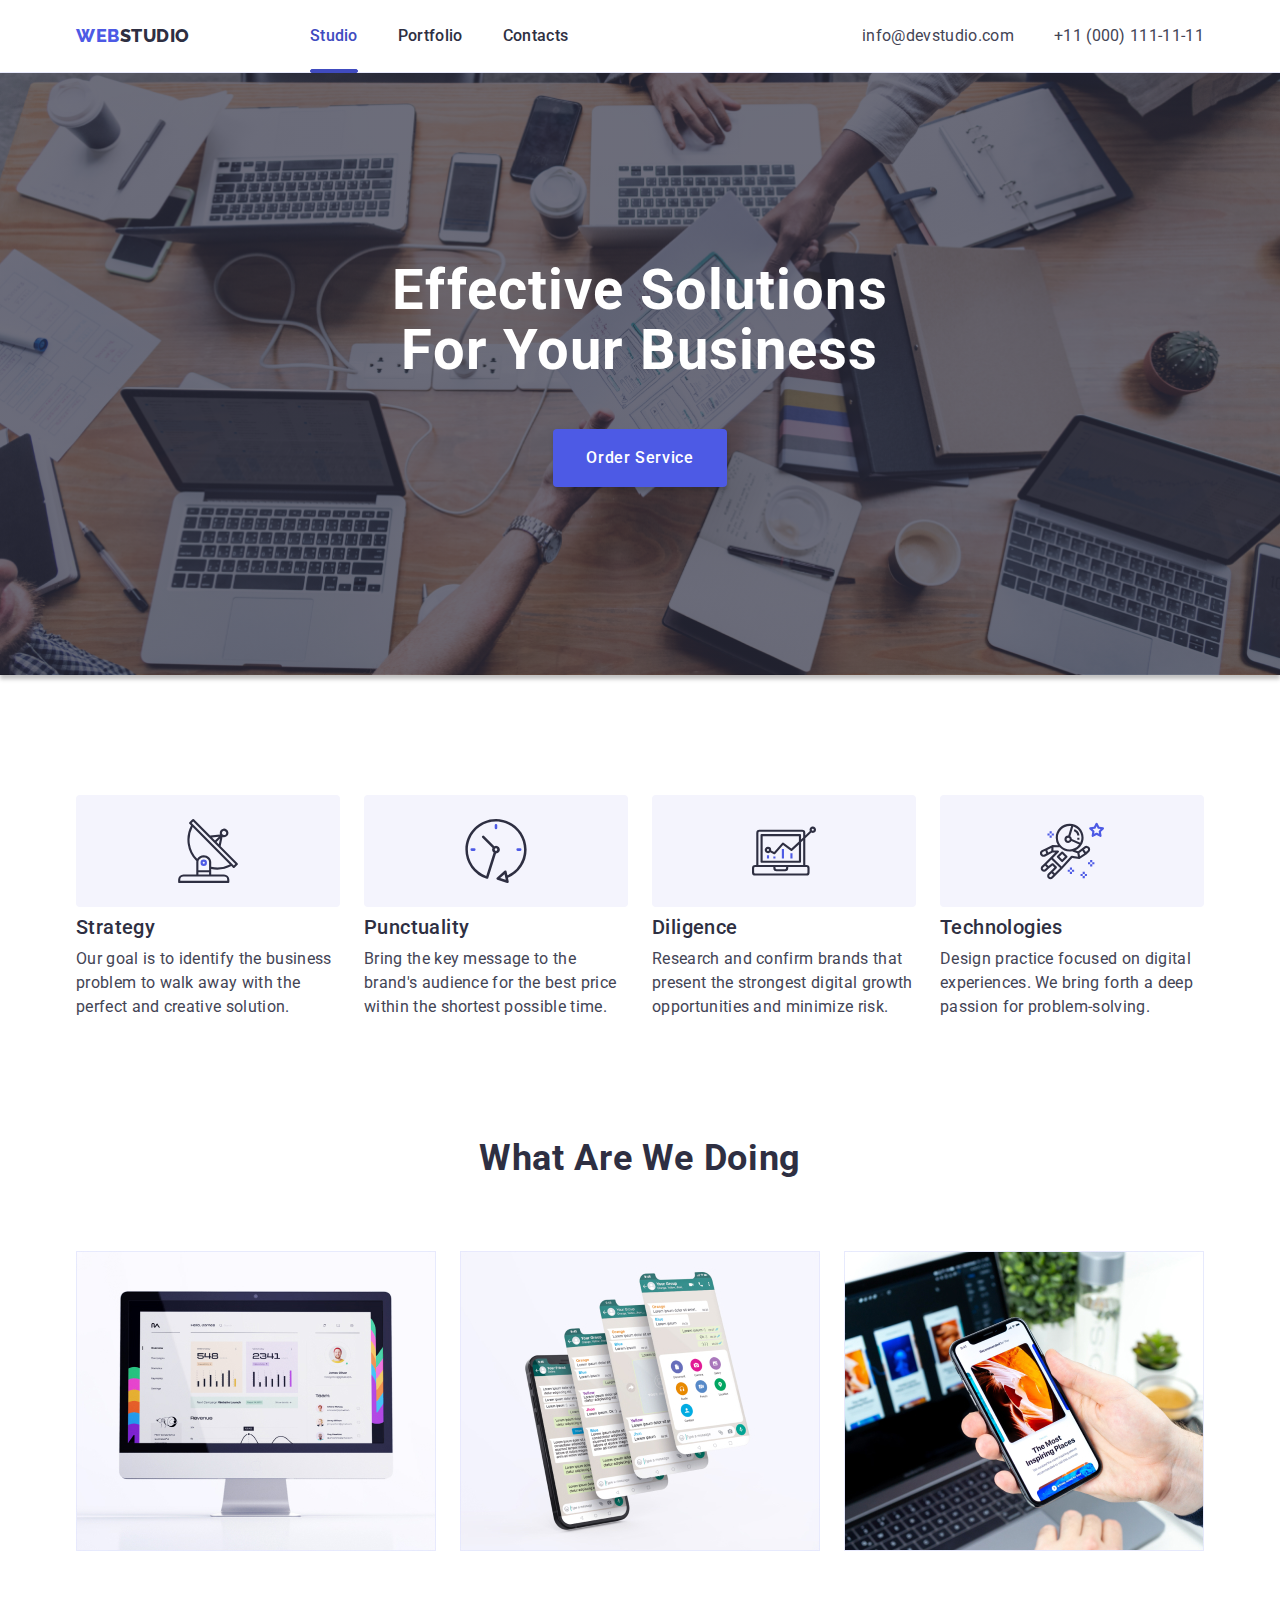
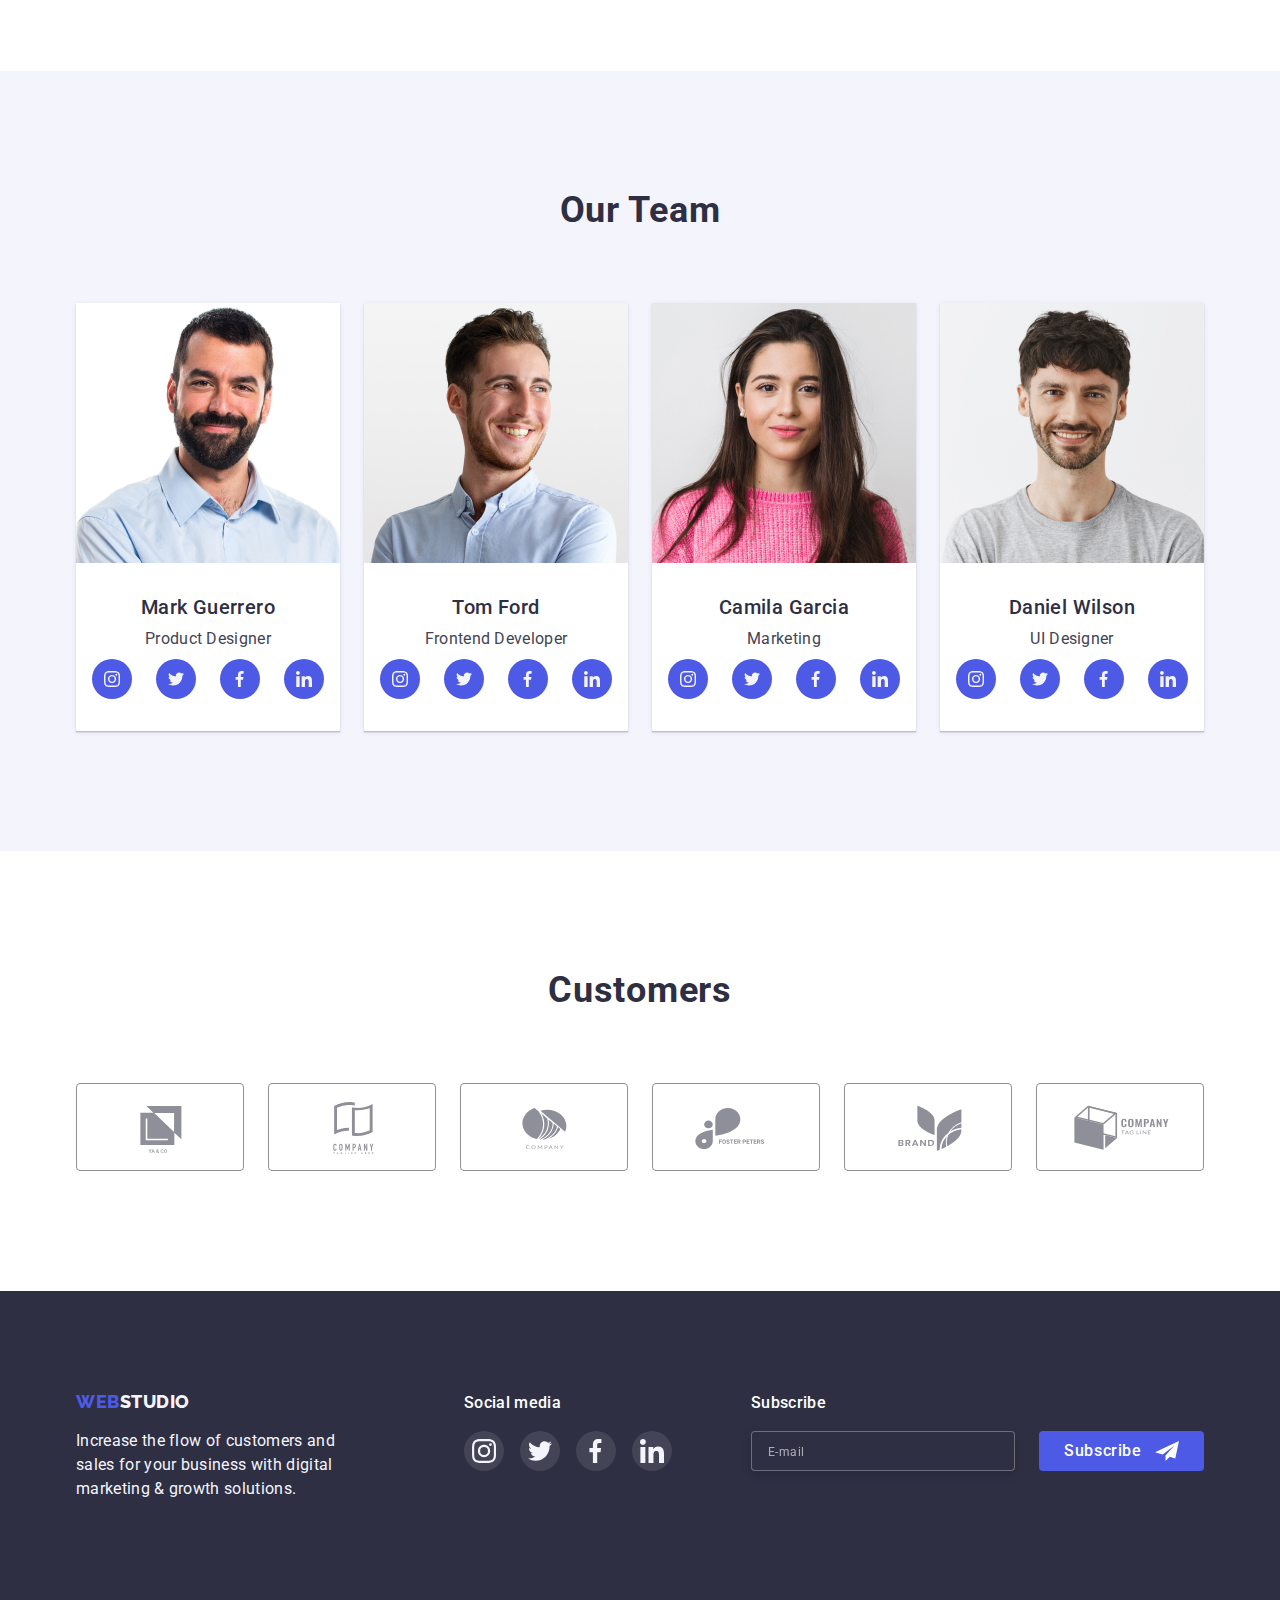
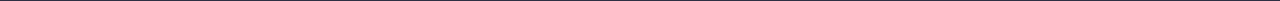
<file: index.html>
<!DOCTYPE html>
<html lang="en">
  <head>
    <meta charset="UTF-8" />
    <meta http-equiv="X-UA-Compatible" content="IE=edge" />
    <meta name="viewport" content="width=device-width, initial-scale=1.0" />
    <title>Web Studio</title>
    <link rel="preconnect" href="https://fonts.googleapis.com" />
    <link rel="preconnect" href="https://fonts.gstatic.com" crossorigin />
    <link
      href="https://fonts.googleapis.com/css2?family=Raleway:wght@800&family=Roboto:wght@400;500;700;900&display=swap"
      rel="stylesheet"
    />
    <link rel="preconnect" href="https://fonts.googleapis.com" />
    <link rel="preconnect" href="https://fonts.gstatic.com" crossorigin />
    <link
      rel="stylesheet"
      href="https://cdnjs.cloudflare.com/ajax/libs/modern-normalize/1.1.0/modern-normalize.min.css"
    />
    <link
      rel="stylesheet"
      href="https://cdnjs.cloudflare.com/ajax/libs/modern-normalize/1.0.0/modern-normalize.min.css"
      integrity="sha512-ISS7cAi1PEhQ8jnbJpJZMd29NlhNj4AWYyLOSp2CE/CsHxTCu+r+t0D2yoJudVrd0/8fTVPUVDzY5Tvli75u/g=="
      crossorigin="anonymous"
    />
    <link rel="stylesheet" href="./css/styles.css" />
    <link rel="stylesheet" href="./css/mobile.css" />
    <link rel="stylesheet" href="./css/tablet.css" />
    <link rel="stylesheet" href="./css/desktop.css" />
  </head>
  <body>
    <!-- хедер -->
    <header class="header">
      <div class="container flex-content">
        <!-- головне меню навігації -->
        <nav class="site-nav">
          <a class="logo" href="./index.html"
            ><span class="header-logo-span">Web</span>Studio</a
          >
          <ul class="list nav-list">
            <li class="item">
              <a href="./index.html" class="active link">Studio</a>
            </li>
            <li class="item">
              <a href="./portfolio.html" class="link">Portfolio</a>
            </li>
            <li class="item"><a href="" class="link">Contacts</a></li>
          </ul>
        </nav>

        <button type="button" class="js-open-menu mobile-menu-open">
          <svg class="burger-icon" width="32" height="22">
            <use href="./images/icons.svg#hamburger"></use>
          </svg>
        </button>

        <!-- телефон - емейл -->
        <address class="address-list">
          <ul class="list contact-list">
            <li class="item">
              <a href="mailto:info@devstudio.com" class="link"
                >info@devstudio.com</a
              >
            </li>
            <li class="item">
              <a href="tel:+110001111111" class="link">+11 (000) 111-11-11</a>
            </li>
          </ul>
        </address>
      </div>
      <div class="mobile-menu js-menu-container">
        <div class="container mobile-menu-container">
          <button type="button" class="mobile-menu-close js-close-menu">
            <svg class="icon-close" width="8" height="8">
              <use href="./images/icons.svg#icon-close"></use>
            </svg>
          </button>

          <ul class="list mobile nav-list">
            <li class="item">
              <a href="./index.html" class="active link">Studio</a>
            </li>
            <li class="item">
              <a href="./portfolio.html" class="link">Portfolio</a>
            </li>
            <li class="item"><a href="" class="link">Contacts</a></li>
          </ul>

          <div>
            <address class="mobile-address">
              <ul class="list mobile contact-list">
                <li class="item number">
                  <a href="tel:+110001111111" class="link"
                    >+11 (000) 111-11-11</a
                  >
                </li>
                <li class="item mail">
                  <a href="mailto:info@devstudio.com" class="link"
                    >info@devstudio.com</a
                  >
                </li>
              </ul>
            </address>

            <ul class="mobile social-media-list list">
              <li class="social-media-item">
                <a href="" class="social-media-link">
                  <svg class="social-media-icon" width="16" height="16">
                    <use href="./images/icons.svg#icon-instagram"></use>
                  </svg>
                </a>
              </li>
              <li class="social-media-item">
                <a href="" class="social-media-link">
                  <svg class="social-media-icon" width="16" height="16">
                    <use href="./images/icons.svg#icon-twitter"></use>
                  </svg>
                </a>
              </li>
              <li class="social-media-item">
                <a href="" class="social-media-link">
                  <svg class="social-media-icon" width="16" height="16">
                    <use href="./images/icons.svg#icon-facebook"></use>
                  </svg>
                </a>
              </li>
              <li class="social-media-item">
                <a href="" class="social-media-link">
                  <svg class="social-media-icon" width="16" height="16">
                    <use href="./images/icons.svg#icon-linkedin"></use>
                  </svg>
                </a>
              </li>
            </ul>
          </div>
        </div>
      </div>
    </header>

    <main>
      <!-- hero -->
      <section class="section hero-section">
        <div class="container">
          <h1 class="title hero-title">
            Effective Solutions for Your Business
          </h1>
          <button type="button" class="button hero-button" data-modal-open>
            Order Service
          </button>
        </div>
      </section>

      <!-- секція переваги -->
      <section class="advantages-section">
        <div class="container">
          <h2 class="visually-hidden">advantages</h2>
          <ul class="list advantages-list">
            <li class="item">
              <div class="advantages-icon-thumb">
                <svg width="64" height="64">
                  <use href="./images/icons.svg#icon-antenna"></use>
                </svg>
              </div>
              <h3 class="title advantages-title">Strategy</h3>
              <p class="description-paragraph">
                Our goal is to identify the business problem to walk away with
                the perfect and creative solution.
              </p>
            </li>
            <li class="item">
              <div class="advantages-icon-thumb">
                <svg width="64" height="64">
                  <use href="./images/icons.svg#icon-clock"></use>
                </svg>
              </div>
              <h3 class="title advantages-title">Punctuality</h3>
              <p class="description-paragraph">
                Bring the key message to the brand's audience for the best price
                within the shortest possible time.
              </p>
            </li>
            <li class="item">
              <div class="advantages-icon-thumb">
                <svg width="64" height="64">
                  <use href="./images/icons.svg#icon-diagram"></use>
                </svg>
              </div>
              <h3 class="title advantages-title">Diligence</h3>
              <p class="description-paragraph">
                Research and confirm brands that present the strongest digital
                growth opportunities and minimize risk.
              </p>
            </li>
            <li class="item">
              <div class="advantages-icon-thumb">
                <svg width="64" height="64">
                  <use href="./images/icons.svg#icon-astronaut"></use>
                </svg>
              </div>
              <h3 class="title advantages-title">Technologies</h3>
              <p class="description-paragraph">
                Design practice focused on digital experiences. We bring forth a
                deep passion for problem-solving.
              </p>
            </li>
          </ul>
        </div>
      </section>

      <!-- секція що ми робимо -->
      <section class="doing-section">
        <div class="container">
          <h2 class="title section-title doing-title">What are we doing</h2>
          <ul class="list doing-list">
            <li class="item">
              <img
                srcset="
                  ./images/desktop/doing/screen@2x.jpg 2x,
                  ./images/desktop/doing/screen@3x.jpg 3x
                "
                src="./images/desktop/doing/screen.jpg"
                alt="computer"
                width="360"
              />
            </li>
            <li class="item">
              <img
                srcset="
                  ./images/desktop/doing/mob@2x.jpg 2x,
                  ./images/desktop/doing/mob@3x.jpg 3x
                "
                src="./images/desktop/doing/mob.jpg"
                alt="screen"
                width="360"
              />
            </li>
            <li class="item">
              <img
                srcset="
                  ./images/desktop/doing/hand@2x.jpg 2x,
                  ./images/desktop/doing/hand@3x.jpg 3x
                "
                src="./images/desktop/doing/hand.jpg"
                alt="hand"
                width="360"
              />
            </li>
          </ul>
        </div>
      </section>

      <!-- секція наша команда  -->
      <section class="team-section">
        <div class="container">
          <h2 class="title section-title">Our Team</h2>
          <ul class="list team-list">
            <li class="item">
              <img
                srcset="
                  ./images/mobile/team/mark@2x.jpg 2x,
                  ./images/mobile/team/mark@3x.jpg 3x
                "
                src="./images/mobile/team/mark.jpg"
                alt="Mark Guerrero"
                width="264"
              />
              <div class="team-descr">
                <h3 class="title card-title">Mark Guerrero</h3>
                <p class="description-paragraph">Product Designer</p>
                <ul class="social-media-list list">
                  <li class="social-media-item">
                    <a href="" class="social-media-link">
                      <svg class="social-media-icon" width="16" height="16">
                        <use href="./images/icons.svg#icon-instagram"></use>
                      </svg>
                    </a>
                  </li>
                  <li class="social-media-item">
                    <a href="" class="social-media-link">
                      <svg class="social-media-icon" width="16" height="16">
                        <use href="./images/icons.svg#icon-twitter"></use>
                      </svg>
                    </a>
                  </li>
                  <li class="social-media-item">
                    <a href="" class="social-media-link">
                      <svg class="social-media-icon" width="16" height="16">
                        <use href="./images/icons.svg#icon-facebook"></use>
                      </svg>
                    </a>
                  </li>
                  <li class="social-media-item">
                    <a href="" class="social-media-link">
                      <svg class="social-media-icon" width="16" height="16">
                        <use href="./images/icons.svg#icon-linkedin"></use>
                      </svg>
                    </a>
                  </li>
                </ul>
              </div>
            </li>
            <li class="item">
              <img
                srcset="
                  ./images/mobile/team/tom@2x.jpg 2x,
                  ./images/mobile/team/tom@3x.jpg 3x
                "
                src="./images/mobile/team/tom.jpg"
                alt="Tom Ford"
                width="264"
              />
              <div class="team-descr">
                <h3 class="title card-title">Tom Ford</h3>
                <p class="description-paragraph">Frontend Developer</p>
                <ul class="social-media-list list">
                  <li class="social-media-item">
                    <a href="" class="social-media-link">
                      <svg class="social-media-icon" width="16" height="16">
                        <use href="./images/icons.svg#icon-instagram"></use>
                      </svg>
                    </a>
                  </li>
                  <li class="social-media-item">
                    <a href="" class="social-media-link">
                      <svg class="social-media-icon" width="16" height="16">
                        <use href="./images/icons.svg#icon-twitter"></use>
                      </svg>
                    </a>
                  </li>
                  <li class="social-media-item">
                    <a href="" class="social-media-link">
                      <svg class="social-media-icon" width="16" height="16">
                        <use href="./images/icons.svg#icon-facebook"></use>
                      </svg>
                    </a>
                  </li>
                  <li class="social-media-item">
                    <a href="" class="social-media-link">
                      <svg class="social-media-icon" width="16" height="16">
                        <use href="./images/icons.svg#icon-linkedin"></use>
                      </svg>
                    </a>
                  </li>
                </ul>
              </div>
            </li>
            <li class="item">
              <img
                srcset="
                  ./images/mobile/team/camila@2x.jpg 2x,
                  ./images/mobile/team/camila@3x.jpg 3x
                "
                src="./images/mobile/team/camila.jpg"
                alt="Camila Garcia"
                width="264"
              />
              <div class="team-descr">
                <h3 class="title card-title">Camila Garcia</h3>
                <p class="description-paragraph">Marketing</p>
                <ul class="social-media-list list">
                  <li class="social-media-item">
                    <a href="" class="social-media-link">
                      <svg class="social-media-icon" width="16" height="16">
                        <use href="./images/icons.svg#icon-instagram"></use>
                      </svg>
                    </a>
                  </li>
                  <li class="social-media-item">
                    <a href="" class="social-media-link">
                      <svg class="social-media-icon" width="16" height="16">
                        <use href="./images/icons.svg#icon-twitter"></use>
                      </svg>
                    </a>
                  </li>
                  <li class="social-media-item">
                    <a href="" class="social-media-link">
                      <svg class="social-media-icon" width="16" height="16">
                        <use href="./images/icons.svg#icon-facebook"></use>
                      </svg>
                    </a>
                  </li>
                  <li class="social-media-item">
                    <a href="" class="social-media-link">
                      <svg class="social-media-icon" width="16" height="16">
                        <use href="./images/icons.svg#icon-linkedin"></use>
                      </svg>
                    </a>
                  </li>
                </ul>
              </div>
            </li>
            <li class="item">
              <img
                srcset="
                  ./images/mobile/team/daniel@2x.jpg 2x,
                  ./images/mobile/team/daniel@3x.jpg 3x
                "
                src="./images/mobile/team/daniel.jpg"
                alt="Daniel Wilson"
                width="264"
              />
              <div class="team-descr">
                <h3 class="title card-title">Daniel Wilson</h3>
                <p class="description-paragraph">UI Designer</p>
                <ul class="social-media-list list">
                  <li class="social-media-item">
                    <a href="" class="social-media-link">
                      <svg class="social-media-icon" width="16" height="16">
                        <use href="./images/icons.svg#icon-instagram"></use>
                      </svg>
                    </a>
                  </li>
                  <li class="social-media-item">
                    <a href="" class="social-media-link">
                      <svg class="social-media-icon" width="16" height="16">
                        <use href="./images/icons.svg#icon-twitter"></use>
                      </svg>
                    </a>
                  </li>
                  <li class="social-media-item">
                    <a href="" class="social-media-link">
                      <svg class="social-media-icon" width="16" height="16">
                        <use href="./images/icons.svg#icon-facebook"></use>
                      </svg>
                    </a>
                  </li>
                  <li class="social-media-item">
                    <a href="" class="social-media-link">
                      <svg class="social-media-icon" width="16" height="16">
                        <use href="./images/icons.svg#icon-linkedin"></use>
                      </svg>
                    </a>
                  </li>
                </ul>
              </div>
            </li>
          </ul>
        </div>
      </section>

      <!-- секція клієнти -->
      <section class="customers-section">
        <div class="container">
          <h2 class="title section-title">Customers</h2>
          <ul class="list customers-list">
            <li class="customers-list-item">
              <a class="customers-link link" href="">
                <svg class="customers-icon" width="104" height="56">
                  <use href="./images/icons.svg#icon-customer1"></use>
                </svg>
              </a>
            </li>
            <li class="customers-list-item">
              <a class="customers-link link" href="">
                <svg class="customers-icon" width="104" height="56">
                  <use href="./images/icons.svg#icon-customer2"></use>
                </svg>
              </a>
            </li>
            <li class="customers-list-item">
              <a class="customers-link link" href="">
                <svg class="customers-icon" width="104" height="56">
                  <use href="./images/icons.svg#icon-customer3"></use>
                </svg>
              </a>
            </li>
            <li class="customers-list-item">
              <a class="customers-link link" href="">
                <svg class="customers-icon" width="104" height="56">
                  <use href="./images/icons.svg#icon-customer4"></use>
                </svg>
              </a>
            </li>
            <li class="customers-list-item">
              <a class="customers-link link" href="">
                <svg class="customers-icon" width="104" height="56">
                  <use href="./images/icons.svg#icon-customer5"></use>
                </svg>
              </a>
            </li>
            <li class="customers-list-item">
              <a class="customers-link link" href="">
                <svg class="customers-icon" width="104" height="56">
                  <use href="./images/icons.svg#icon-customer6"></use>
                </svg>
              </a>
            </li>
          </ul>
        </div>
      </section>
    </main>

    <footer class="footer-section">
      <div class="container footer-container flex">
        <!-- футер -->
        <div class="footer-left-column">
          <a class="logo footer-logo" href="./index.html"
            ><span class="footer-logo-span">Web</span>Studio</a
          >
          <p class="description-paragraph footer-description">
            Increase the flow of customers and sales for your business with
            digital marketing & growth solutions.
          </p>
        </div>
        <div class="footer-social-media-div">
          <p class="footer-social-media-descr">Social media</p>
          <ul class="list footer-social-media-list">
            <li class="footer-social-media-item">
              <a class="link footer-social-media-link" href="">
                <svg class="footer-social-media-icon" width="24" height="24">
                  <use href="./images/icons.svg#icon-instagram"></use>
                </svg>
              </a>
            </li>
            <li class="footer-social-media-item">
              <a class="link footer-social-media-link" href="">
                <svg class="footer-social-media-icon" width="24" height="24">
                  <use href="./images/icons.svg#icon-twitter"></use>
                </svg>
              </a>
            </li>
            <li class="footer-social-media-item">
              <a class="link footer-social-media-link" href="">
                <svg class="footer-social-media-icon" width="24" height="24">
                  <use href="./images/icons.svg#icon-facebook"></use>
                </svg>
              </a>
            </li>
            <li class="footer-social-media-item">
              <a class="link footer-social-media-link" href="">
                <svg class="footer-social-media-icon" width="24" height="24">
                  <use href="./images/icons.svg#icon-linkedin"></use>
                </svg>
              </a>
            </li>
          </ul>
        </div>

        <form class="footer-form" name="footer-form">
          <div class="form-field input">
            <p>Subscribe</p>
            <input
              aria-label="email"
              type="email"
              name="email"
              placeholder="E-mail"
              autocomplete="off"
              title="my@mail.com"
            />
          </div>
          <button type="submit" class="button">
            Subscribe
            <svg width="24" height="24">
              <use href="./images/icons.svg#send"></use>
            </svg>
          </button>
        </form>
      </div>
    </footer>

    <!-- Backdrop -->
    <div class="backdrop is-hidden" data-modal>
      <div class="modal">
        <button class="modal-close-button flex" type="button" data-modal-close>
          <svg class="icon-close" width="8" height="8">
            <use href="./images/icons.svg#icon-close"></use>
          </svg>
        </button>
        <p class="modal-title">Leave your contacts and we will call you back</p>
        <form class="modal-form">
          <div class="form-field user-name-form">
            <label class="user-name-label" for="user-name">Name</label>
            <div class="input-form">
              <input
                class="user-name"
                type="text"
                name="user-name"
                id="user-name"
                pattern="^[a-zA-zа-яА-Я+$]"
                minlength="2"
                required
              />
              <svg width="18" height="18">
                <use href="./images/icons.svg#man"></use>
              </svg>
            </div>
          </div>
          <div class="form-field user-tel-form">
            <label class="user-tel-label" for="user-tel">Phone</label>
            <div class="input-form">
              <input
                class="user-tel"
                type="tel"
                name="user-tel"
                id="user-tel"
                required
                pattern="[0-9]{3}-[0-9]{3}-[0-9]{2}-[0-9]{2}"
                title="xxx-xxx-xx-xx"
              />
              <svg width="18" height="24">
                <use href="./images/icons.svg#tel"></use>
              </svg>
            </div>
          </div>
          <div class="form-field user-email-form">
            <label class="user-email-label" for="user-email">Email</label>
            <div class="input-form">
              <input
                class="user-email"
                type="email"
                name="user-email"
                id="user-email"
                required
              />
              <svg width="18" height="24">
                <use href="./images/icons.svg#mail"></use>
              </svg>
            </div>
          </div>
          <div class="form-field text-input-form">
            <label class="comment-label" for="comment">Comment</label>
            <textarea
              class="comment-area"
              name="comment"
              id="comment"
              placeholder="Text input"
            ></textarea>
          </div>
          <input
            id="user-policy"
            type="checkbox"
            name="user_policy"
            class="modal-form-check visually-hidden"
          />
          <label for="user-policy" class="modal-form-check-desc"
            ><span
              >I accept the terms and conditions of the&nbsp;<a
                href=""
                class="modal-policy-link"
                >Privacy Policy</a
              ></span
            ></label
          >
          <button class="modal-form-submit button" type="submit">Send</button>
        </form>
      </div>
    </div>
    <script src="./js/modal.js"></script>
    <script src="./js/mobile-menu.js"></script>
  </body>
</html>
</file>
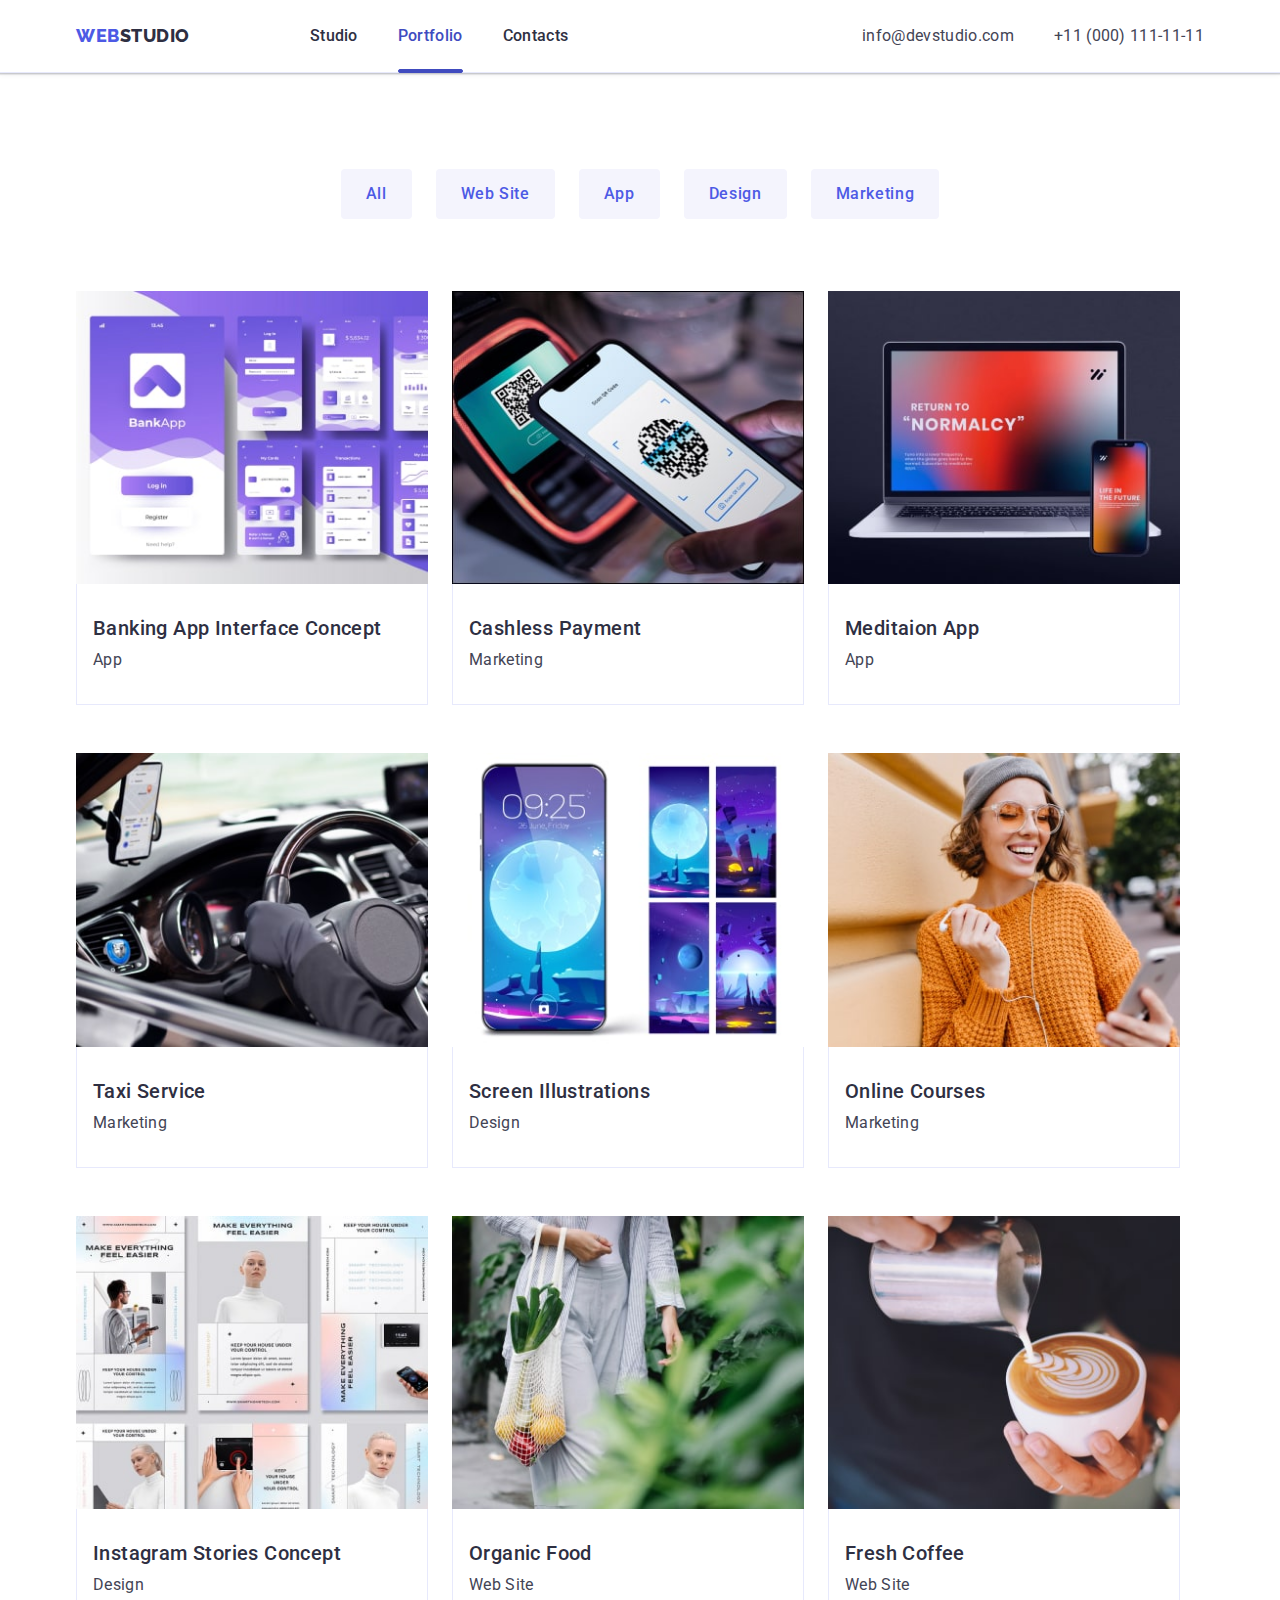
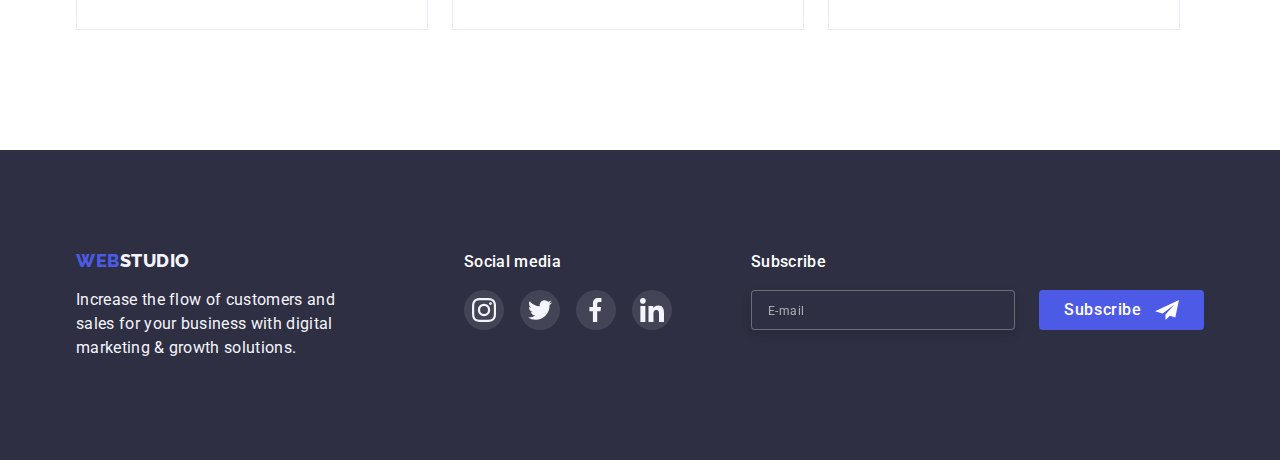
<file: portfolio.html>
<!DOCTYPE html>
<html lang="en">
  <head>
    <meta charset="UTF-8" />
    <meta http-equiv="X-UA-Compatible" content="IE=edge" />
    <meta name="viewport" content="width=device-width, initial-scale=1.0" />
    <title>Portfolio</title>
    <link rel="preconnect" href="https://fonts.googleapis.com" />
    <link rel="preconnect" href="https://fonts.gstatic.com" crossorigin />
    <link
      href="https://fonts.googleapis.com/css2?family=Raleway:wght@800&family=Roboto:wght@400;500;700;900&display=swap"
      rel="stylesheet"
    />
    <link rel="preconnect" href="https://fonts.googleapis.com" />
    <link rel="preconnect" href="https://fonts.gstatic.com" crossorigin />
    <link
      rel="stylesheet"
      href="https://cdnjs.cloudflare.com/ajax/libs/modern-normalize/1.1.0/modern-normalize.min.css"
    />
    <link
      rel="stylesheet"
      href="https://cdnjs.cloudflare.com/ajax/libs/modern-normalize/1.0.0/modern-normalize.min.css"
      integrity="sha512-ISS7cAi1PEhQ8jnbJpJZMd29NlhNj4AWYyLOSp2CE/CsHxTCu+r+t0D2yoJudVrd0/8fTVPUVDzY5Tvli75u/g=="
      crossorigin="anonymous"
    />
    <link rel="stylesheet" href="./css/styles.css" />
    <link rel="stylesheet" href="./css/mobile.css" />
    <link rel="stylesheet" href="./css/tablet.css" />
    <link rel="stylesheet" href="./css/desktop.css" />
  </head>
  <body>
    <!-- хедер -->
    <header class="header">
      <div class="container flex-content">
        <!-- головне меню навігації -->
        <nav class="site-nav">
          <a class="logo" href="./index.html"
            ><span class="header-logo-span">Web</span>Studio</a
          >
          <ul class="list nav-list">
            <li class="item">
              <a href="./index.html" class="link">Studio</a>
            </li>
            <li class="item">
              <a href="./portfolio.html" class="active link">Portfolio</a>
            </li>
            <li class="item"><a href="" class="link">Contacts</a></li>
          </ul>
        </nav>

        <button type="button" class="js-open-menu mobile-menu-open">
          <svg class="burger-icon" width="32" height="22">
            <use href="./images/icons.svg#hamburger"></use>
          </svg>
        </button>

        <!-- телефон - емейл -->
        <address class="address-list">
          <ul class="list contact-list">
            <li class="item">
              <a href="mailto:info@devstudio.com" class="link"
                >info@devstudio.com</a
              >
            </li>
            <li class="item">
              <a href="tel:+110001111111" class="link">+11 (000) 111-11-11</a>
            </li>
          </ul>
        </address>
      </div>
      <div class="mobile-menu js-menu-container">
        <div class="container mobile-menu-container">
          <button type="button" class="mobile-menu-close js-close-menu">
            <svg class="icon-close" width="8" height="8">
              <use href="./images/icons.svg#icon-close"></use>
            </svg>
          </button>

          <ul class="list mobile nav-list">
            <li class="item">
              <a href="./index.html" class="link">Studio</a>
            </li>
            <li class="item">
              <a href="./portfolio.html" class="active link">Portfolio</a>
            </li>
            <li class="item"><a href="" class="link">Contacts</a></li>
          </ul>

          <div>
            <address class="mobile-address">
              <ul class="list mobile contact-list">
                <li class="item number">
                  <a href="tel:+110001111111" class="link"
                    >+11 (000) 111-11-11</a
                  >
                </li>
                <li class="item mail">
                  <a href="mailto:info@devstudio.com" class="link"
                    >info@devstudio.com</a
                  >
                </li>
              </ul>
            </address>

            <ul class="mobile social-media-list list">
              <li class="social-media-item">
                <a href="" class="social-media-link">
                  <svg class="social-media-icon" width="16" height="16">
                    <use href="./images/icons.svg#icon-instagram"></use>
                  </svg>
                </a>
              </li>
              <li class="social-media-item">
                <a href="" class="social-media-link">
                  <svg class="social-media-icon" width="16" height="16">
                    <use href="./images/icons.svg#icon-twitter"></use>
                  </svg>
                </a>
              </li>
              <li class="social-media-item">
                <a href="" class="social-media-link">
                  <svg class="social-media-icon" width="16" height="16">
                    <use href="./images/icons.svg#icon-facebook"></use>
                  </svg>
                </a>
              </li>
              <li class="social-media-item">
                <a href="" class="social-media-link">
                  <svg class="social-media-icon" width="16" height="16">
                    <use href="./images/icons.svg#icon-linkedin"></use>
                  </svg>
                </a>
              </li>
            </ul>
          </div>
        </div>
      </div>
    </header>

    <main>
      <!-- Фільтр -->
      <section class="projects-section">
        <div class="container">
          <h2 class="visually-hidden">Projects</h2>
          <ul class="list filter-list">
            <li class="item">
              <button type="button" class="button filter-button">All</button>
            </li>
            <li class="item">
              <button type="button" class="button filter-button">
                Web Site
              </button>
            </li>
            <li class="item">
              <button type="button" class="button filter-button">App</button>
            </li>
            <li class="item">
              <button type="button" class="button filter-button">Design</button>
            </li>
            <li class="item">
              <button type="button" class="button filter-button">
                Marketing
              </button>
            </li>
          </ul>
          <!-- галерея -->
          <ul class="list projects-list">
            <li class="item">
              <a href="" class="project-link">
                <div class="portfolio-thumb">
                  <picture>
                    <source
                      srcset="
                        ./images/desktop/portfolio/desktop-1-min.jpg    1x,
                        ./images/desktop/portfolio/desktop-1@2x-min.jpg 2x,
                        ./images/desktop/portfolio/desktop-1@3x-min.jpg 3x
                      "
                      media="(min-width: 1200px)"
                    />
                    <source
                      srcset="
                        ./images/desktop/portfolio/desktop-1-min.jpg    1x,
                        ./images/desktop/portfolio/desktop-1@2x-min.jpg 2x,
                        ./images/desktop/portfolio/desktop-1@3x-min.jpg 3x
                      "
                      media="(min-width: 768px)"
                    />

                    <source
                      srcset="
                        ./images/tablet/portfolio/tablet-1-min.jpg    1x,
                        ./images/tablet/portfolio/tablet-1@2x-min.jpg 2x,
                        ./images/tablet/portfolio/tablet-1@3x-min.jpg 3x
                      "
                      media="(min-width: 480px)"
                    />

                    <source
                      srcset="
                        ./images/mobile/portfolio/mobile-1-min.jpg    1x,
                        ./images/mobile/portfolio/mobile-1@2x-min.jpg 2x,
                        ./images/mobile/portfolio/mobile-1@3x-min.jpg 3x
                      "
                      media="(min-width: 320px)"
                    />

                    <img
                      class="portfolio-img"
                      src="./images/mobile/portfolio/mobile-1-min.jpg"
                      alt="Banking app interface"
                      width="396"
                    />
                  </picture>
                  <div class="portfolio-overlay">
                    <p class="description-paragraph overlay-text">
                      14 Stylish and User-Friendly App Design Concepts · Task
                      Manager App · Calorie Tracker App · Exotic Fruit Ecommerce
                      App · Cloud Storage App
                    </p>
                  </div>
                </div>
                <div class="card-descr">
                  <h2 class="title card-title">
                    Banking App Interface Concept
                  </h2>
                  <p class="description-paragraph">App</p>
                </div></a
              >
            </li>
            <li class="item">
              <a href="" class="project-link">
                <div class="portfolio-thumb">
                  <picture>
                    <source
                      srcset="
                        ./images/desktop/portfolio/desktop-2-min.jpg    1x,
                        ./images/desktop/portfolio/desktop-2@2x-min.jpg 2x,
                        ./images/desktop/portfolio/desktop-2@3x-min.jpg 3x
                      "
                      media="(min-width: 1200px)"
                    />
                    <source
                      srcset="
                        ./images/desktop/portfolio/desktop-2-min.jpg    1x,
                        ./images/desktop/portfolio/desktop-2@2x-min.jpg 2x,
                        ./images/desktop/portfolio/desktop-2@3x-min.jpg 3x
                      "
                      media="(min-width: 768px)"
                    />

                    <source
                      srcset="
                        ./images/tablet/portfolio/tablet-2-min.jpg    1x,
                        ./images/tablet/portfolio/tablet-2@2x-min.jpg 2x,
                        ./images/tablet/portfolio/tablet-2@3x-min.jpg 3x
                      "
                      media="(min-width: 480px)"
                    />

                    <source
                      srcset="
                        ./images/mobile/portfolio/mobile-2-min.jpg    1x,
                        ./images/mobile/portfolio/mobile-2@2x-min.jpg 2x,
                        ./images/mobile/portfolio/mobile-2@3x-min.jpg 3x
                      "
                      media="(min-width: 320px)"
                    />

                    <img
                      class="portfolio-img"
                      src="./images/mobile/portfolio/mobile-2-min.jpg"
                      alt="Banking app interface"
                      width="396"
                    />
                  </picture>
                  <div class="portfolio-overlay">
                    <p class="description-paragraph overlay-text">
                      14 Stylish and User-Friendly App Design Concepts · Task
                      Manager App · Calorie Tracker App · Exotic Fruit Ecommerce
                      App · Cloud Storage App
                    </p>
                  </div>
                </div>
                <div class="card-descr">
                  <h2 class="title card-title">Cashless Payment</h2>
                  <p class="description-paragraph">Marketing</p>
                </div></a
              >
            </li>
            <li class="item">
              <a href="" class="project-link">
                <div class="portfolio-thumb">
                  <picture>
                    <source
                      srcset="
                        ./images/desktop/portfolio/desktop-3-min.jpg    1x,
                        ./images/desktop/portfolio/desktop-3@2x-min.jpg 2x,
                        ./images/desktop/portfolio/desktop-3@3x-min.jpg 3x
                      "
                      media="(min-width: 1200px)"
                    />
                    <source
                      srcset="
                        ./images/desktop/portfolio/desktop-3-min.jpg    1x,
                        ./images/desktop/portfolio/desktop-3@2x-min.jpg 2x,
                        ./images/desktop/portfolio/desktop-3@3x-min.jpg 3x
                      "
                      media="(min-width: 768px)"
                    />

                    <source
                      srcset="
                        ./images/tablet/portfolio/tablet-3-min.jpg    1x,
                        ./images/tablet/portfolio/tablet-3@2x-min.jpg 2x,
                        ./images/tablet/portfolio/tablet-3@3x-min.jpg 3x
                      "
                      media="(min-width: 480px)"
                    />

                    <source
                      srcset="
                        ./images/mobile/portfolio/mobile-3-min.jpg    1x,
                        ./images/mobile/portfolio/mobile-3@2x-min.jpg 2x,
                        ./images/mobile/portfolio/mobile-3@3x-min.jpg 3x
                      "
                      media="(min-width: 320px)"
                    />

                    <img
                      class="portfolio-img"
                      src="./images/mobile/portfolio/mobile-3-min.jpg"
                      alt="Banking app interface"
                      width="396"
                    />
                  </picture>
                  <div class="portfolio-overlay">
                    <p class="description-paragraph overlay-text">
                      14 Stylish and User-Friendly App Design Concepts · Task
                      Manager App · Calorie Tracker App · Exotic Fruit Ecommerce
                      App · Cloud Storage App
                    </p>
                  </div>
                </div>
                <div class="card-descr">
                  <h2 class="title card-title">Meditaion App</h2>
                  <p class="description-paragraph">App</p>
                </div></a
              >
            </li>
            <li class="item">
              <a href="" class="project-link">
                <div class="portfolio-thumb">
                  <picture>
                    <source
                      srcset="
                        ./images/desktop/portfolio/desktop-4-min.jpg    1x,
                        ./images/desktop/portfolio/desktop-4@2x-min.jpg 2x,
                        ./images/desktop/portfolio/desktop-4@3x-min.jpg 3x
                      "
                      media="(min-width: 1200px)"
                    />
                    <source
                      srcset="
                        ./images/desktop/portfolio/desktop-4-min.jpg    1x,
                        ./images/desktop/portfolio/desktop-4@2x-min.jpg 2x,
                        ./images/desktop/portfolio/desktop-4@3x-min.jpg 3x
                      "
                      media="(min-width: 768px)"
                    />

                    <source
                      srcset="
                        ./images/tablet/portfolio/tablet-4-min.jpg    1x,
                        ./images/tablet/portfolio/tablet-4@2x-min.jpg 2x,
                        ./images/tablet/portfolio/tablet-4@3x-min.jpg 3x
                      "
                      media="(min-width: 480px)"
                    />

                    <source
                      srcset="
                        ./images/mobile/portfolio/mobile-4-min.jpg    1x,
                        ./images/mobile/portfolio/mobile-4@2x-min.jpg 2x,
                        ./images/mobile/portfolio/mobile-4@3x-min.jpg 3x
                      "
                      media="(min-width: 320px)"
                    />

                    <img
                      class="portfolio-img"
                      src="./images/mobile/portfolio/mobile-4-min.jpg"
                      alt="Banking app interface"
                      width="396"
                    />
                  </picture>
                  <div class="portfolio-overlay">
                    <p class="description-paragraph overlay-text">
                      14 Stylish and User-Friendly App Design Concepts · Task
                      Manager App · Calorie Tracker App · Exotic Fruit Ecommerce
                      App · Cloud Storage App
                    </p>
                  </div>
                </div>
                <div class="card-descr">
                  <h2 class="title card-title">Taxi Service</h2>
                  <p class="description-paragraph">Marketing</p>
                </div></a
              >
            </li>
            <li class="item">
              <a href="" class="project-link">
                <div class="portfolio-thumb">
                  <picture>
                    <source
                      srcset="
                        ./images/desktop/portfolio/desktop-5-min.jpg    1x,
                        ./images/desktop/portfolio/desktop-5@2x-min.jpg 2x,
                        ./images/desktop/portfolio/desktop-5@3x-min.jpg 3x
                      "
                      media="(min-width: 1200px)"
                    />
                    <source
                      srcset="
                        ./images/desktop/portfolio/desktop-5-min.jpg    1x,
                        ./images/desktop/portfolio/desktop-5@2x-min.jpg 2x,
                        ./images/desktop/portfolio/desktop-5@3x-min.jpg 3x
                      "
                      media="(min-width: 768px)"
                    />

                    <source
                      srcset="
                        ./images/tablet/portfolio/tablet-5-min.jpg    1x,
                        ./images/tablet/portfolio/tablet-5@2x-min.jpg 2x,
                        ./images/tablet/portfolio/tablet-5@3x-min.jpg 3x
                      "
                      media="(min-width: 480px)"
                    />

                    <source
                      srcset="
                        ./images/mobile/portfolio/mobile-5-min.jpg    1x,
                        ./images/mobile/portfolio/mobile-5@2x-min.jpg 2x,
                        ./images/mobile/portfolio/mobile-5@3x-min.jpg 3x
                      "
                      media="(min-width: 320px)"
                    />

                    <img
                      class="portfolio-img"
                      src="./images/mobile/portfolio/mobile-5-min.jpg"
                      alt="Banking app interface"
                      width="396"
                    />
                  </picture>
                  <div class="portfolio-overlay">
                    <p class="description-paragraph overlay-text">
                      14 Stylish and User-Friendly App Design Concepts · Task
                      Manager App · Calorie Tracker App · Exotic Fruit Ecommerce
                      App · Cloud Storage App
                    </p>
                  </div>
                </div>
                <div class="card-descr">
                  <h2 class="title card-title">Screen Illustrations</h2>
                  <p class="description-paragraph">Design</p>
                </div></a
              >
            </li>
            <li class="item">
              <a href="" class="project-link">
                <div class="portfolio-thumb">
                  <picture>
                    <source
                      srcset="
                        ./images/desktop/portfolio/desktop-6-min.jpg    1x,
                        ./images/desktop/portfolio/desktop-6@2x-min.jpg 2x,
                        ./images/desktop/portfolio/desktop-6@3x-min.jpg 3x
                      "
                      media="(min-width: 1200px)"
                    />
                    <source
                      srcset="
                        ./images/desktop/portfolio/desktop-6-min.jpg    1x,
                        ./images/desktop/portfolio/desktop-6@2x-min.jpg 2x,
                        ./images/desktop/portfolio/desktop-6@3x-min.jpg 3x
                      "
                      media="(min-width: 768px)"
                    />

                    <source
                      srcset="
                        ./images/tablet/portfolio/tablet-6-min.jpg    1x,
                        ./images/tablet/portfolio/tablet-6@2x-min.jpg 2x,
                        ./images/tablet/portfolio/tablet-6@3x-min.jpg 3x
                      "
                      media="(min-width: 480px)"
                    />

                    <source
                      srcset="
                        ./images/mobile/portfolio/mobile-6-min.jpg    1x,
                        ./images/mobile/portfolio/mobile-6@2x-min.jpg 2x,
                        ./images/mobile/portfolio/mobile-6@3x-min.jpg 3x
                      "
                      media="(min-width: 320px)"
                    />

                    <img
                      class="portfolio-img"
                      src="./images/mobile/portfolio/mobile-6-min.jpg"
                      alt="Banking app interface"
                      width="396"
                    />
                  </picture>
                  <div class="portfolio-overlay">
                    <p class="description-paragraph overlay-text">
                      14 Stylish and User-Friendly App Design Concepts · Task
                      Manager App · Calorie Tracker App · Exotic Fruit Ecommerce
                      App · Cloud Storage App
                    </p>
                  </div>
                </div>
                <div class="card-descr">
                  <h2 class="title card-title">Online Courses</h2>
                  <p class="description-paragraph">Marketing</p>
                </div></a
              >
            </li>
            <li class="item">
              <a href="" class="project-link">
                <div class="portfolio-thumb">
                  <picture>
                    <source
                      srcset="
                        ./images/desktop/portfolio/desktop-7-min.jpg    1x,
                        ./images/desktop/portfolio/desktop-7@2x-min.jpg 2x,
                        ./images/desktop/portfolio/desktop-7@3x-min.jpg 3x
                      "
                      media="(min-width: 1200px)"
                    />
                    <source
                      srcset="
                        ./images/desktop/portfolio/desktop-7-min.jpg    1x,
                        ./images/desktop/portfolio/desktop-7@2x-min.jpg 2x,
                        ./images/desktop/portfolio/desktop-7@3x-min.jpg 3x
                      "
                      media="(min-width: 768px)"
                    />

                    <source
                      srcset="
                        ./images/tablet/portfolio/tablet-7-min.jpg    1x,
                        ./images/tablet/portfolio/tablet-7@2x-min.jpg 2x,
                        ./images/tablet/portfolio/tablet-7@3x-min.jpg 3x
                      "
                      media="(min-width: 480px)"
                    />

                    <source
                      srcset="
                        ./images/mobile/portfolio/mobile-7-min.jpg    1x,
                        ./images/mobile/portfolio/mobile-7@2x-min.jpg 2x,
                        ./images/mobile/portfolio/mobile-7@3x-min.jpg 3x
                      "
                      media="(min-width: 320px)"
                    />

                    <img
                      class="portfolio-img"
                      src="./images/mobile/portfolio/mobile-7-min.jpg"
                      alt="Banking app interface"
                      width="396"
                    />
                  </picture>
                  <div class="portfolio-overlay">
                    <p class="description-paragraph overlay-text">
                      14 Stylish and User-Friendly App Design Concepts · Task
                      Manager App · Calorie Tracker App · Exotic Fruit Ecommerce
                      App · Cloud Storage App
                    </p>
                  </div>
                </div>
                <div class="card-descr">
                  <h2 class="title card-title">Instagram Stories Concept</h2>
                  <p class="description-paragraph">Design</p>
                </div></a
              >
            </li>
            <li class="item">
              <a href="" class="project-link">
                <div class="portfolio-thumb">
                  <picture>
                    <source
                      srcset="
                        ./images/desktop/portfolio/desktop-8-min.jpg    1x,
                        ./images/desktop/portfolio/desktop-8@2x-min.jpg 2x,
                        ./images/desktop/portfolio/desktop-8@3x-min.jpg 3x
                      "
                      media="(min-width: 1200px)"
                    />
                    <source
                      srcset="
                        ./images/desktop/portfolio/desktop-8-min.jpg    1x,
                        ./images/desktop/portfolio/desktop-8@2x-min.jpg 2x,
                        ./images/desktop/portfolio/desktop-8@3x-min.jpg 3x
                      "
                      media="(min-width: 768px)"
                    />

                    <source
                      srcset="
                        ./images/tablet/portfolio/tablet-8-min.jpg    1x,
                        ./images/tablet/portfolio/tablet-8@2x-min.jpg 2x,
                        ./images/tablet/portfolio/tablet-8@3x-min.jpg 3x
                      "
                      media="(min-width: 480px)"
                    />

                    <source
                      srcset="
                        ./images/mobile/portfolio/mobile-8-min.jpg    1x,
                        ./images/mobile/portfolio/mobile-8@2x-min.jpg 2x,
                        ./images/mobile/portfolio/mobile-8@3x-min.jpg 3x
                      "
                      media="(min-width: 320px)"
                    />

                    <img
                      class="portfolio-img"
                      src="./images/mobile/portfolio/mobile-8-min.jpg"
                      alt="Banking app interface"
                      width="396"
                    />
                  </picture>
                  <div class="portfolio-overlay">
                    <p class="description-paragraph overlay-text">
                      14 Stylish and User-Friendly App Design Concepts · Task
                      Manager App · Calorie Tracker App · Exotic Fruit Ecommerce
                      App · Cloud Storage App
                    </p>
                  </div>
                </div>
                <div class="card-descr">
                  <h2 class="title card-title">Organic Food</h2>
                  <p class="description-paragraph">Web Site</p>
                </div></a
              >
            </li>
            <li class="item">
              <a href="" class="project-link">
                <div class="portfolio-thumb">
                  <picture>
                    <source
                      srcset="
                        ./images/desktop/portfolio/desktop-9-min.jpg    1x,
                        ./images/desktop/portfolio/desktop-9@2x-min.jpg 2x,
                        ./images/desktop/portfolio/desktop-9@3x-min.jpg 3x
                      "
                      media="(min-width: 1200px)"
                    />
                    <source
                      srcset="
                        ./images/desktop/portfolio/desktop-9-min.jpg    1x,
                        ./images/desktop/portfolio/desktop-9@2x-min.jpg 2x,
                        ./images/desktop/portfolio/desktop-9@3x-min.jpg 3x
                      "
                      media="(min-width: 768px)"
                    />

                    <source
                      srcset="
                        ./images/tablet/portfolio/tablet-9-min.jpg    1x,
                        ./images/tablet/portfolio/tablet-9@2x-min.jpg 2x,
                        ./images/tablet/portfolio/tablet-9@3x-min.jpg 3x
                      "
                      media="(min-width: 480px)"
                    />

                    <source
                      srcset="
                        ./images/mobile/portfolio/mobile-9-min.jpg    1x,
                        ./images/mobile/portfolio/mobile-9@2x-min.jpg 2x,
                        ./images/mobile/portfolio/mobile-9@3x-min.jpg 3x
                      "
                      media="(min-width: 320px)"
                    />

                    <img
                      class="portfolio-img"
                      src="./images/mobile/portfolio/mobile-9-min.jpg"
                      alt="Banking app interface"
                      width="396"
                    />
                  </picture>
                  <div class="portfolio-overlay">
                    <p class="description-paragraph overlay-text">
                      14 Stylish and User-Friendly App Design Concepts · Task
                      Manager App · Calorie Tracker App · Exotic Fruit Ecommerce
                      App · Cloud Storage App
                    </p>
                  </div>
                </div>
                <div class="card-descr">
                  <h2 class="title card-title">Fresh Coffee</h2>
                  <p class="description-paragraph">Web Site</p>
                </div></a
              >
            </li>
          </ul>
        </div>
      </section>
    </main>

    <footer class="footer-section">
      <div class="container footer-container flex">
        <!-- футер -->
        <div class="footer-left-column">
          <a class="logo footer-logo" href="./index.html"
            ><span class="footer-logo-span">Web</span>Studio</a
          >
          <p class="description-paragraph footer-description">
            Increase the flow of customers and sales for your business with
            digital marketing & growth solutions.
          </p>
        </div>
        <div class="footer-social-media-div">
          <p class="footer-social-media-descr">Social media</p>
          <ul class="list footer-social-media-list">
            <li class="footer-social-media-item">
              <a class="link footer-social-media-link" href="">
                <svg class="footer-social-media-icon" width="24" height="24">
                  <use href="./images/icons.svg#icon-instagram"></use>
                </svg>
              </a>
            </li>
            <li class="footer-social-media-item">
              <a class="link footer-social-media-link" href="">
                <svg class="footer-social-media-icon" width="24" height="24">
                  <use href="./images/icons.svg#icon-twitter"></use>
                </svg>
              </a>
            </li>
            <li class="footer-social-media-item">
              <a class="link footer-social-media-link" href="">
                <svg class="footer-social-media-icon" width="24" height="24">
                  <use href="./images/icons.svg#icon-facebook"></use>
                </svg>
              </a>
            </li>
            <li class="footer-social-media-item">
              <a class="link footer-social-media-link" href="">
                <svg class="footer-social-media-icon" width="24" height="24">
                  <use href="./images/icons.svg#icon-linkedin"></use>
                </svg>
              </a>
            </li>
          </ul>
        </div>

        <form class="footer-form" name="footer-form">
          <div class="form-field input">
            <p>Subscribe</p>
            <input
              aria-label="email"
              type="email"
              name="email"
              placeholder="E-mail"
              autocomplete="off"
              title="my@mail.com"
            />
          </div>
          <button type="submit" class="button">
            Subscribe
            <svg width="24" height="24">
              <use href="./images/icons.svg#send"></use>
            </svg>
          </button>
        </form>
      </div>
    </footer>
    <script src="./js/mobile-menu.js"></script>
  </body>
</html>
</file>
<file: css/styles.css>
/* root */
:root {
    --primary-font: 'Roboto', sans-serif;
    --secondary-font: 'Raleway', sans-serif;
    --primary-black-color: #2E2F42;
    --primary-white-color: #fff;
    --secondary-white-color: #F4F4FD;
    --secondary-black-color: #434455;
    --grey-on-footer-color: #E7E9FC;
    --primary-blue-color: #4D5AE5;
    --secondary-blue-color: #404BBF;
    --grey-icon-color: #8E8F99;
    --modal-window-color: #FCFCFC;
    --duration: 250ms;
    --timing-function: cubic-bezier(0.4, 0, 0.2, 1);
}

/* general styles */
h1,
h2,
h3,
h4,
h5,
h6,
ul,
div,
section,
p,
img {
    margin: 0;
    padding: 0;
}

.list {
    list-style: none;
}

a {
    text-decoration: none;
    font-style: normal;
}

body {
    color: var(--primary-black-color);
    background-color: var(--primary-white-color);
    font-family: var(--primary-font);
}

img {
    display: block;
    max-width: 100%;
    height: auto;
}

.visually-hidden {
    position: absolute;
    height: 1px;
    margin: -1px;
    border: 0;
    padding: 0;
    white-space: nowrap;
    clip-path: inset(100%);
    clip: rect(0 0 0 0);
    overflow: hidden;
    width: 1px;
}

.container {
    max-width: 428px;
    width: 100%;
    padding-left: 15px;
    padding-right: 15px;
    margin: 0 auto;
}

.button {
    border: none;
    cursor: pointer;
    transition: background-color var(--duration) var(--timing-function), color var(--duration) var(--timing-function);
    border-radius: 4px;
    border: 1px solid transparent;
}

.flex {
    display: flex;
}

/* titles */
.section-title {
    font-size: 36px;
    line-height: 1.11;
    text-align: center;
    letter-spacing: 0.02em;
    text-transform: capitalize;
}

.advantages-title {
    font-weight: 700;
    font-size: 36px;
    line-height: calc(40 / 36);
    letter-spacing: 0.02em;
    color: var(--primary-black-color);
    text-align: center;
}

/* button in index and portfolio */
.hero-button {
    padding: 16px 32px;
    box-shadow: 0px 4px 4px rgba(0, 0, 0, 0.15);
    border-radius: 4px;
    font-weight: 500;
    font-size: 16px;
    line-height: 1.5;
    letter-spacing: 0.04em;
    color: var(--primary-white-color);
    background-color: var(--primary-blue-color);
    border: 1px solid transparent;
}

.filter-button {
    font-weight: 500;
    font-size: 16px;
    line-height: 1.5;
    text-align: center;
    letter-spacing: 0.04em;
    background-color: var(--secondary-white-color);
    color: var(--primary-blue-color);
    border: 1px solid var(--grey-on-footer-color);
    border-radius: 4px;
}

.button {
    transition: background-color var(--duration) var(--timing-function), color var(--duration) var(--timing-function);
    border-radius: 4px;
    border: 1px solid transparent;
}

.button:is(:hover, :focus) {
    background-color: var(--secondary-blue-color);
    color: var(--primary-white-color);
    border: 1px solid transparent;
}

/* paragraphs */
.description-paragraph {
    font-weight: 500;
    font-size: 16px;
    line-height: 1.5;
    letter-spacing: 0.02em;
    color: var(--secondary-black-color);
}


/*==========================portfolio page============================================ */
.projects-section {
    padding-top: 48px;
    padding-bottom: 48px;
}

.filter-list {
    display: flex;
    margin-bottom: 48px;
    justify-content: flex-start;
    flex-direction: row;
    flex-wrap: wrap;
}

.filter-list {
    row-gap: 16px;
    column-gap: 24px;
}

.filter-button {
    padding: 12px 24px;
    font-weight: 500;
    font-size: 16px;
    line-height: 1.5;
    letter-spacing: 0.04em;
    transition: box-shadow var(--duration) var(--timing-function), background-color var(--duration) var(--timing-function), color var(--duration) var(--timing-function);
}

.filter-button:is(:hover, :focus) {
    box-shadow: 0px 3px 1px rgba(0, 0, 0, 0.1), 0px 2px 1px rgba(0, 0, 0, 0.08), 0px 2px 2px rgba(0, 0, 0, 0.12);
}

.projects-list {
    display: flex;
    flex-direction: column;
    flex-wrap: wrap;
    align-items: center;
    /* margin-left: -24px;
    margin-top: -48px; */
}

.projects-list>.item {
    display: flex;
    flex-basis: calc(100% / 3 - 24px);
    /* margin-left: 24px;
    margin-top: 48px; */
}

.project-link {
    display: block;
    transition: box-shadow var(--duration) var(--timing-function);
}

.project-link:is(:hover, :focus) {
    box-shadow: 0px 1px 6px rgba(46, 47, 66, 0.08), 0px 1px 1px rgba(46, 47, 66, 0.16), 0px 2px 1px rgba(46, 47, 66, 0.08);
}

.card-descr {
    padding: 32px 16px 32px 16px;
    border: 1px solid var(--grey-on-footer-color);
    border-top: none;
}

.card-descr .card-title {
    text-align: left;
    margin-left: 0;
    margin-bottom: 8px;
    font-weight: 500;
    font-size: 20px;
    line-height: 1.2;
    letter-spacing: 0.02em;
    color: var(--primary-black-color);
}

.card-descr .description-paragraph {
    font-style: normal;
    font-weight: 400;
    font-size: 16px;
    line-height: 1.5;
    letter-spacing: 0.02em;
}

.portfolio-thumb {
    position: relative;
    overflow: hidden;
}

.portfolio-overlay {
    position: absolute;
    top: 100%;
    left: 0;
    width: 100%;
    height: 100%;
    padding: 40px 32px;
    background-color: var(--primary-blue-color);
    color: var(--secondary-white-color);
    transition: transform var(--duration) var(--timing-function);
}

.portfolio-overlay .overlay-text {
    color: var(--secondary-white-color);
}

.project-link:is(:hover, :focus) .portfolio-overlay {
    transform: translateY(-100%);
}

/*==========================portfolio page============================================ */









/*--------------------------------------- mobile-header-------------------------------- */

.header {
    border-bottom: 1px solid var(--grey-on-footer-color);
    box-shadow: 0px 2px 1px rgba(46, 47, 66, 0.08), 0px 1px 1px rgba(46, 47, 66, 0.16), 0px 1px 6px rgba(46, 47, 66, 0.08);
}

.header-logo-span,
.footer-logo-span {
    color: var(--primary-blue-color);
}

.logo {
    font-family: var(--secondary-font);
    font-weight: 800;
    font-size: 18px;
    line-height: 1.16;
    letter-spacing: 0.03em;
    text-transform: uppercase;
    color: var(--primary-black-color);
}

.footer-logo {
    color: var(--secondary-white-color);
}

@media screen and (max-width: 768px) {

.address-list, .nav-list {
    display: none;
}

.mobile.nav-list {
    display: block;
}

.header .flex-content {
    display: flex;
    align-items: center;
    justify-content: space-between;
    padding-top: 24px;
    padding-bottom: 24px;
}

.mobile-menu-open {
    background-color: transparent;
    border: none;
    padding: 0;
    line-height: 0;
    color: var(--primary-black-color);
}

.mobile-menu {
    position: fixed;
    width: 100%;
    height: 100%;
    top: 0;
    left: 0;
    background-color: var(--primary-white-color);
    z-index: 100;
    overflow: hidden;
    opacity: 0;
    visibility: hidden;
    pointer-events: none;
    transition: opacity var(--duration) var(--timing-function), visibility var(--duration) var(--timing-function);
}

.mobile-menu.is-open {
    opacity: 1;
    visibility: visible;
    pointer-events: auto;
}

.mobile-menu-container {
    position: relative;
    height: 100%;
    display: flex;
    flex-direction: column;
    justify-content: space-between;
    padding-top: 80px;
    padding-bottom: 40px;
    overflow: scroll;
    padding-left: 25px;
    padding-right: 25px;
}

.mobile-menu-close {
    position: absolute;
    top: 24px;
    right: 24px;
    font-size: 0;
    background: var(--grey-on-footer-color);
    color: #000;
    border: 1px solid rgba(0, 0, 0, 0.1);
    width: 24px;
    height: 24px;
    border-radius: 50%;
    align-items: center;
    justify-content: center;
}

.mobile.nav-list > .item {
    font-weight: 700;
    font-size: 36px;
    line-height: 1.11;
    letter-spacing: 0.02em;
    text-transform: capitalize;
}

.mobile.nav-list .link {
    color: var(--primary-black-color);
}

.mobile.nav-list .active {
    color: var(--secondary-blue-color);
}

.mobile.nav-list .item:not(:last-child) {
    margin-bottom: 40px;
}

.mobile.contact-list .item {
    margin-bottom: 40px;
}

.mobile-address {
    margin-bottom: 48px;
}

.mobile.contact-list:first-child {
    font-weight: 600;
    font-size: 36px;
    line-height: 1.11;
    text-transform: capitalize;
}

.mobile.contact-list .number .link {
    color: var(--primary-blue-color);
}

.mobile.contact-list .mail {
    font-weight: 500;
    font-size: 20px;
    line-height: 1.2;
    letter-spacing: 0.02em;
    text-transform: none;
    margin-bottom: 0;
}

.mail .link {
    color: var(--primary-black-color);
}

.mobile.social-media-list {
    justify-content: start;
    align-items: center;
    list-style: none;
    padding-left: 0;
    margin-top: 0;
    margin-bottom: 0;
    column-gap: 56px;
}

@media screen and (max-width: 320px) {
    .mobile.social-media-list {
        column-gap: 25px;
    }

    .mobile.contact-list .number {
        font-size: 25px;
    }
}

@media screen and (min-width: 320px) {
    .mobile.social-media-list {
        column-gap: 35px;
    }

    .mobile.contact-list .number {
        font-size: 30px;
    }
}

@media screen and (min-width: 428px) {
    .mobile.social-media-list {
        column-gap: 40px;
    }

    .mobile.contact-list .number {
        font-size: 36px;
    }
}

@media screen and (min-width: 480px) {
    .mobile.social-media-list {
        column-gap: 56px;
    }

    .mobile.contact-list .number {
        font-size: 36px;
    }
}
}



/* hero */
.hero-section {
    padding-top: 112px;
    padding-bottom: 112px;
    background-color: var(--primary-black-color);
    text-align: center;
    background-image: linear-gradient(rgba(46, 47, 66, 0.7), rgba(46, 47, 66, 0.7)), url(../images/mobile/hero-mobil.jpg);
    background-repeat: no-repeat;
    background-position: center; 
    background-color: var(--primary-black-color);
    background-size: cover;
    margin-left: auto;
    margin-right: auto;
    box-shadow: 0px 4px 4px rgba(0, 0, 0, 0.25);
}

    /* -------------------------------------------------------------------- */
    @media (min-device-pixel-ratio: 2),
    (-webkit-min-device-pixel-ratio: 2),
    (min-resolution: 192dpi),
    (min-resolution: 2dppx) {
        .hero-section {
            background-image: linear-gradient(rgba(46, 47, 66, 0.7), rgba(46, 47, 66, 0.7)),
                url('../images/mobile/hero-mobil-2x.jpg');
        }
    }

    @media (min-device-pixel-ratio: 3),
    (-webkit-min-device-pixel-ratio: 3),
    (min-resolution: 288dpi),
    (min-resolution: 3dppx) {
        .hero-section {
            background-image: linear-gradient(rgba(46, 47, 66, 0.7), rgba(46, 47, 66, 0.7)),
                url('../images/mobile/hero-mobil-3x.jpg');
        }
    }
/* -------------------------------------------------------------------- */



.hero-title {
    max-width: 320px;
    margin: 0 auto 72px auto;
    color: var(--primary-white-color);
    text-transform: capitalize;
    text-align: center;
    font-weight: 700;
    font-size: 36px;
    line-height: 1.11;
    letter-spacing: 0.02em;
}

.hero-button {
    padding: 16px 32px;
    box-shadow: 0px 4px 4px rgba(0, 0, 0, 0.15);
    font-weight: 500;
    font-size: 16px;
    line-height: 1.5;
    letter-spacing: 0.04em;
    color: var(--primary-white-color);
    background-color: var(--primary-blue-color);
}

/* modal */

.backdrop.is-hidden {
    opacity: 0;
    pointer-events: none;
    visibility: hidden;
}

.backdrop {
    position: fixed;
    display: block;
    top: 0;
    left: 0;
    visibility: visible;
    background-color: rgba(46, 47, 66, 0.4);
    width: 100%;
    height: 100%;
    opacity: 1;
    transition: opacity var(--duration) var(--timing-function), visibility var(--duration) var(--timing-function);
}

.backdrop.is-hidden .modal {
    transform: translate(-50%, -50%) scale(0.4);
}

.modal {
    position: absolute;
    top: 50%;
    left: 50%;
    padding: 72px 16px 24px 16px;
    width: 100%;
    max-width: 392px;
    min-height: 586px;
    background: var(--modal-window-color);
    box-shadow: 0px 1px 1px rgba(0, 0, 0, 0.14), 0px 1px 3px rgba(0, 0, 0, 0.12), 0px 2px 1px rgba(0, 0, 0, 0.2);
    border-radius: 4px;
    transform: translate(-50%, -50%) scale(1);
    transition: transform var(--duration) var(--timing-function);
}

.modal-close-button {
    position: absolute;
    top: 24px;
    right: 24px;
    background: var(--grey-on-footer-color);
    color: #000;
    border: 1px solid rgba(0, 0, 0, 0.1);
    width: 24px;
    height: 24px;
    border-radius: 50%;
    align-items: center;
    cursor: pointer;
    justify-content: center;
    transition: color var(--duration) var(--timing-function), background-color var(--duration) var(--timing-function);
}

.icon-close {
    fill: currentColor;
}

.modal-close-button:is(:hover, :focus) {
    background-color: var(--secondary-blue-color);
    color: var(--primary-white-color);
}

.modal-title {
    margin-bottom: 16px;
    text-align: center;
    letter-spacing: 0.02em;
    font-weight: 500;
    font-size: 16px;
    line-height: calc(24 / 16);
}

.form-field {
    position: relative;
    margin-bottom: 8px;
}

.text-input-form {
    margin-bottom: 16px;
}

.form-field label {
    display: block;
    margin-bottom: 4px;
    color: var(--grey-icon-color);
}

.form-field label:not(:last-child) {
    font-weight: 400;
    font-size: 12px;
    line-height: calc(14 / 12);
    letter-spacing: 0.01em;
}

.form-field input {
    width: 100%;
    height: 40px;
    padding-left: 38px;
    border: 1px solid rgba(33, 33, 33, 0.2);
    border-radius: 4px;
    transition: border-color var(--duration) var(--timing-function);
}

.input-form {
    position: relative;
}

.form-field svg {
    position: absolute;
    top: 50%;
    bottom: 0;
    left: 16px;
    transform: translateY(-50%);
    fill: currentColor;
    transition: fill var(--duration) var(--timing-function);
}

.form-field input:is(:focus, :active), .comment-area:is(:focus, :active) {
    outline: none;
    border-color: var(--primary-blue-color);
}

.form-field input:is(:focus, :active) + svg {
    fill: var(--primary-blue-color);
}

.comment-area {
    resize: none;
    width: 100%;
    height: 120px;
    padding: 8px 16px;
    border: 1px solid rgba(33, 33, 33, 0.2);
    border-radius: 4px;
    transition: border-color var(--duration) var(--timing-function);
}

.comment-area::placeholder {
    color: rgba(117, 117, 117, 0.5);
    font-weight: 400;
    font-size: 12px;
    line-height: calc(16 / 12);
    letter-spacing: 0.04em;
}

.modal-form-check-desc::before {
    display: flex;
    width: 16px;
    height: 16px;
    content: '';
    border: 1.25px solid var(--primary-black-color);
    border-radius: 2px;
    margin-right: 8px;
    transition: background-color var(--duration) var(--timing-function);
    flex-shrink: 0;
}

.modal-form-check:checked+.modal-form-check-desc::before {
    color: var(--primary-white-color);
    background-color: var(--secondary-blue-color);
    background-image: url('../images/ok.svg');
    background-repeat: no-repeat;
    background-position: center;
    border: none;
}

.modal-form-check-desc {
    display: flex;
    align-items: center;
    font-size: 12px;
    line-height: 1.33;
    letter-spacing: 0.04em;
    color: #757575;
    margin-bottom: 24px;
}

.modal-policy-link {
    color: var(--primary-blue-color);
    text-decoration: underline;
}

.modal-form-check:focus+.modal-form-check-desc::before {
    outline: 1px solid rgb(0, 95, 204);
}

.modal-form-submit {
    display: block;
    margin: 0 auto;
    border: none;
    padding: 16px 32px;
    border: 1px solid transparent;
    border-radius: 4px;
    min-width: 169px;
    box-shadow: 0px 4px 4px rgba(0, 0, 0, 0.15);
    border-radius: 4px;

    background-color: var(--primary-blue-color);
    color: var(--primary-white-color);
    font-family: 'Roboto', sans-serif;
    font-weight: 500;
    font-size: 16px;
    line-height: 1.5;
    letter-spacing: 0.04em;
    cursor: pointer;
    transition: background-color var(--duration) var(--timing-function);
}

.modal-form-submit:hover,
.modal-form-submit:focus {
    background-color: var(--secondary-blue-color);
}

/* advantages section */
.advantages-section {
    max-width: 100%;
    padding-top: 120px;
    padding-bottom: 120px;
    margin: 0 auto;
}

.advantages-list {
    display: flex;
    flex-direction: column;
    row-gap: 72px;
}
.advantages-list .item {
    flex-basis: calc((100% - 72px) / 4);
}

.advantages-list .advantages-title {
    margin-bottom: 8px;
}

.advantages-icon-thumb {
    display: none;
}


/* what are we doing section */

.doing-section {
    display: none;
}

/* our team section */

.team-section {
    padding-top: 96px;
    padding-bottom: 128px;
    background-color: var(--secondary-white-color);
}

.team-section .section-title {
    margin-bottom: 72px;
}

.team-list {
    display: flex;
    flex-direction: column;
    gap: 72px;
    margin: 0;
    padding: 0;
    justify-content: center;
    align-items: center;
}

.team-list .item {
    flex-basis: calc((100% - 72px) / 3);
    box-shadow: 0px 1px 6px rgba(46, 47, 66, 0.08), 0px 1px 1px rgba(46, 47, 66, 0.16), 0px 2px 1px rgba(46, 47, 66, 0.08);
}

.card-title {
    font-weight: 500;
    font-size: 20px;
    line-height: 1.2;
    text-align: center;
    letter-spacing: 0.02em;
}

.team-descr {
    padding: 32px 16px;
    background-color: var(--primary-white-color);
    border-radius: 0px 0px 4px 4px;
    text-align: center;
}

.description-paragraph {
    margin-top: 8px;
    font-weight: 500;
}

.social-media-list {
    margin-top: 8px;
    display: flex;
    justify-content: center;
    column-gap: 24px;
}

.social-media-link {
    display: flex;
    width: 40px;
    height: 40px;
    border-radius: 50%;
    background-color: var(--primary-blue-color);
    align-items: center;
    justify-content: center;
    transition: background-color var(--duration) var(--timing-function);
}

.social-media-link:hover, .social-media-link:focus {
    background-color: var(--secondary-blue-color);
}

.social-media-icon {
    fill: currentColor;
}

/* customers-section */
.customers-section {
    padding-top: 96px;
    padding-bottom: 96px;
}

.customers-list {
    display: flex;
    flex-direction: row;
    flex-wrap: wrap;
    margin-top: 72px;
    justify-content: center;
    column-gap: 16px;
    row-gap: 72px;
}

.customers-list-item {
    width: 190px;
    /* width: calc((100%-16px) / 2); */
    height: 88px;
    /* flex-basis: calc((100% - 72px) / 4); */

}

.customers-link {
    display: flex;
    width: 100%;
    height: 100%;
    color: var(--grey-icon-color);
    border: 1px solid var(--grey-icon-color);
    border-radius: 4px;
    align-items: center;
    justify-content: center;
    transition: color var(--duration) var(--timing-function), border-color var(--duration) var(--timing-function);
}

.customers-icon {
    fill: currentColor;
}

.customers-link:is(:hover, :focus) {
    color: var(--secondary-blue-color);
    border-color: var(--secondary-blue-color);
}

/* footer */
.footer-container {
    align-items: center;
    flex-direction: column;
    justify-content: center;
}

.footer-left-column {
    display: flex;
    align-items: center;
    justify-content: center;
    flex-direction: column;
}

.footer-logo {
    color: var(--secondary-white-color);
}

.footer-description {
    color: var(--secondary-white-color);
    margin-top: 16px;
    max-width: 268px;
}

.footer-section {
    background-color: var(--primary-black-color);
    padding-top: 96px;
    padding-bottom: 96px;
}

.footer-social-media-div {
    margin: 72px auto 0 auto;
}

.footer-social-media-descr {
    font-family: var(--primary-font);
    color: var(--primary-white-color);
    letter-spacing: 0.02em;
    font-weight: 500;
    font-size: 16px;
    line-height: 1.5;
    text-align: center;
}

.footer-social-media-list {
    margin-top: 16px;
    display: flex;
    column-gap: 16px;
}

.footer-social-media-item {
    width: 40px;
    height: 40px;
    border-radius: 50%;
    background-color: rgba(255, 255, 255, 0.1);
}

.footer-social-media-link {
    color: var(--secondary-white-color);
    display: flex;
    width: 100%;
    height: 100%;
    border-radius: 50%;
    align-items: center;
    justify-content: center;
    transition: background-color var(--duration) var(--timing-function);
}

.footer-social-media-icon {
    fill: currentColor;
}

.footer-social-media-link:is(:hover, :focus) {
    background-color: #31D0AA;
}

.footer-form {
    display: flex;
    flex-direction: column;
    align-items: center;
    row-gap: 16px;
    margin: 72px auto 0 auto;
    width: 100%;
}

.footer-form .form-field {
    display: flex;
    flex-direction: column;
    row-gap: 16px;
    margin-bottom: 0;
    width: 100%;
}

.footer-form p {
    font-weight: 500;
    font-size: 16px;
    margin: 0;
    line-height: calc(24/16);
    letter-spacing: 0.02em;
    color: var(--primary-white-color);
    text-align: center;
}

.footer-form input[type='email'] {
    background-color: var(--primary-black-color);
    border: 1px solid rgba(255, 255, 255, 0.3);
    filter: drop-shadow(0px 4px 4px rgba(0, 0, 0, 0.15));
    border-radius: 4px;
    min-width: 264px;
    min-height: 40px;
    transition: background-color var(--duration) var(--timing-function);
    padding-left: 16px;
}

.footer-form input[type='email']:is(:focus) {
    background-color: var(--primary-white-color);
    border: 1px solid var(--primary-blue-color);
}

.footer-form button[type='submit'] {
    display: flex;
    flex-direction: row;
    padding: 8px 24px;
    justify-content: space-between;
    width: 165px;
    height: 40px;
    background-color: var(--primary-blue-color);
    color: var(--primary-white-color);
    box-shadow: none;
    font-weight: 500;
    font-size: 16px;
    line-height: calc(24/16);
    letter-spacing: 0.04em;
    align-items: center;
    transition: background-color var(--duration) var(--timing-function), box-shadow var(--duration) var(--timing-function);
}

.footer-form button[type='submit']:is(:hover, :focus) {
    background-color: var(--secondary-blue-color);
    box-shadow: 0px 4px 4px rgba(0, 0, 0, 0.15);
}

.footer-form button[type='submit'] svg {
    fill: currentColor;
}

.footer-form input::placeholder {
    letter-spacing: 0.04em;
    color: rgba(255, 255, 255, 0.6);
    font-weight: 400;
    font-size: 12px;
    line-height: calc(24 / 12);
}
</file>
<file: css/mobile.css>
@media screen and (min-width: 480px) {
    .container {
        width: 100%;
    }

    .mobile-menu-container {
        padding-left: 25px;
        padding-right: 25px;
    }

    .hero-section {
        padding-top: 112px;
        padding-bottom: 112px;
    }

    .hero-title {
        margin: 0 auto 72px auto;
        font-size: 36px;
        line-height: calc(40 / 36);
        letter-spacing: 0.02em;
    }

    /* advantages section */

    .advantages-section {
        padding-top: 96px;
        padding-bottom: 96px;
    }
    
    .advantages-list .advantages-title {
        margin-bottom: 8px;
    }

    /* our team section */

    /* customers-section */

    /* footer */
}

@media screen and (min-width: 428px) {
    .hero-section {
        padding-top: 112px;
        padding-bottom: 112px;
        background-image: linear-gradient(rgba(46, 47, 66, 0.7), rgba(46, 47, 66, 0.7)), url('../images/tablet/hero-tablet.jpg');
    }
    
        @media (min-device-pixel-ratio: 2),
        (-webkit-min-device-pixel-ratio: 2),
        (min-resolution: 192dpi),
        (min-resolution: 2dppx) {
            .hero-section {
                background-image: linear-gradient(rgba(46, 47, 66, 0.7), rgba(46, 47, 66, 0.7)),
                    url('../images/tablet/hero-tablet-2x.jpg');
            }
        }

        @media (min-device-pixel-ratio: 3),
        (-webkit-min-device-pixel-ratio: 3),
        (min-resolution: 288dpi),
        (min-resolution: 3dppx) {
            .hero-section {
                background-image: linear-gradient(rgba(46, 47, 66, 0.7), rgba(46, 47, 66, 0.7)),
                    url('../images/tablet/hero-tablet-3x.jpg');
            }
        }
    }
</file>
<file: css/tablet.css>
@media screen and (min-width: 768px) {
    .container {
        max-width: 768px;
        width: 100%;
    }

    .mobile-menu {
        display: none;
    }

    .mobile-menu-open {
        display: none;
    }

    /*--------------------- header--------------------- */
        .site-nav {
            display: flex;
        }
    
        .flex-content {
            display: flex;
            align-items: center;
        }
    
        .site-nav {
            display: flex;
            align-items: center;
        }
    
        .nav-list {
            display: flex;
            margin-left: 120px;
        }
    
    
        .nav-list .link {
            position: relative;
            display: block;
            padding: 24px 0;
            font-weight: 500;
            font-size: 16px;
            line-height: 1.5;
            letter-spacing: 0.02em;
            color: var(--primary-black-color);
            transition: color var(--duration) var(--timing-function), transform var(--duration) var(--timing-function);
        }
    
        .nav-list .active::after,
        .nav-list .link::after {
            position: absolute;
            content: '';
            bottom: -1px;
            left: 0;
            border: 1px solid var(--secondary-blue-color);
            background-color: var(--secondary-blue-color);
            border-radius: 2px;
            width: 100%;
            height: 4px;
        }
    
        .nav-list .link:not(.active)::after {
            opacity: 0;
            transform: scaleX(0);
            transition: opacity var(--duration) var(--timing-function), transform var(--duration) var(--timing-function);
        }
    
        .nav-list .item:not(:last-child) {
            margin-right: 40px;
        }
    
        .nav-list .link:is(:hover, :focus) {
            color: var(--secondary-blue-color);
        }
    
        .nav-list .link:hover::after,
        .nav-list .link:focus::after {
            position: absolute;
            content: '';
            bottom: -1px;
            left: 0;
            border: 1px solid var(--secondary-blue-color);
            background-color: var(--secondary-blue-color);
            border-radius: 2px;
            width: 100%;
            height: 4px;
            opacity: 1;
            transform: scaleX(1);
        }
    
        .nav-list .active {
            color: var(--secondary-blue-color);
        }
    
        .contact-list .link {
            font-weight: 400;
            font-size: 12px;
            line-height: 1.33;
            letter-spacing: 0.04em;
            font-style: normal;
            color: var(--secondary-black-color);
            transition: color var(--duration) var(--timing-function);
        }
    
        .contact-list .link:is(:hover, :focus) {
            color: var(--secondary-blue-color);
        }
    
        .contact-list {
            display: flex;
            flex-direction: column;
            align-items: center;
        }
    
        .address-list {
            margin-left: auto;
        }
    
    /*--------------------- header----------------------- */


    .hero-section {
        padding-top: 110px;
        padding-bottom: 110px;
        background-image: linear-gradient(rgba(46, 47, 66, 0.7), rgba(46, 47, 66, 0.7)), url('../images/desktop/hero-desktop.jpg');
    }

    @media (min-device-pixel-ratio: 2),
    (-webkit-min-device-pixel-ratio: 2),
    (min-resolution: 192dpi),
    (min-resolution: 2dppx) {
        .hero-section {
            background-image: linear-gradient(rgba(46, 47, 66, 0.7), rgba(46, 47, 66, 0.7)),
                url('../images/desktop/hero-desktop-2x.jpg');
        }
    }

    @media (min-device-pixel-ratio: 3),
    (-webkit-min-device-pixel-ratio: 3),
    (min-resolution: 288dpi),
    (min-resolution: 3dppx) {
        .hero-section {
            background-image: linear-gradient(rgba(46, 47, 66, 0.7), rgba(46, 47, 66, 0.7)),
                url('../images/desktop/hero-desktop-3x.jpg');
        }
    }

    .hero-title {
        margin: 0 auto 40px auto;
        max-width: 496px;
        font-size: 56px;
        line-height: 1.07;
    }

    .advantages-title {
        text-align: left;
    }

    /* modal */
    .modal {
        padding: 72px 24px 24px 24px;
    }

    /* advantages section */
    .advantages-section {
        max-width: 100%;
        margin: 0 auto;
    }
    
    .advantages-list {
        display: flex;
        flex-wrap: wrap;
        flex-direction: row;
        column-gap: 24px;
        row-gap: 72px;
        /* align-items: center; */
        justify-content: center;
    }

    .advantages-list .item {
        flex-basis: calc((100% - 24px) / 2);
    }
    
    .advantages-list .advantages-title {
        margin-bottom: 8px;
    }

    /* our team section */

    .team-section .container, .customers-section .container, .footer-container {
        width: 582px;
    }

    .team-section {
        padding-bottom: 104px;
    }

    .team-list {
        flex-direction: row;
        flex-wrap: wrap;
        column-gap: 24px;
        row-gap: 64px;
        margin: 0;
        padding: 0;
        justify-content: center;
        align-items: center;
    }

    .card-title {
        text-align: center;
    }

    /* customers-section */

    .customers-list {
        column-gap: 24px;
    }

    .customers-list-item {
        width: 168px;
    }

    /* footer */

    .footer-left-column {
        align-items: flex-start;
    }

    .footer-container {
        align-items: baseline;
        flex-direction: row;
        flex-wrap: wrap;
        justify-content: flex-start;
    }

    .footer-social-media-div {
        margin: 0 0 0 24px;
    }

    .footer-social-media-descr {
        text-align: left;
        margin-top: 0;
    }

    .footer-form {
        flex-direction: row;
        align-items: end;
        row-gap: 16px;
        margin: 72px 0 0 0;
        width: auto;
    }

    .footer-form .form-field {
        margin-bottom: 0;
        width: auto;
    }

    .footer-form p {
        text-align: left;
    }

    .footer-form input[type='email'] {
        width: 264px;
    }

    .footer-form button[type='submit'] {
        margin-left: 24px;
    }

    /*-------------------------------- portfolio------------------------------------ */
        .projects-section {
            padding-top: 71px;
            padding-bottom: 96px;
        }

        .filter-list {
            margin-bottom: 56px;
            justify-content: center;
        }

        .projects-list {
            flex-direction: row;
            flex-wrap: wrap;
            /* align-items: center; */
            column-gap: 24px;
            row-gap: 72px;
            margin: 0;
        }  
        
        .projects-list>.item {
            display: flex;
            flex-basis: calc(100% / 2 - 24px);
        }
}
</file>
<file: css/desktop.css>
@media screen and (min-width: 1200px) {
    .container {
        max-width: 1158px;
        width: 100%;
    }

    .contact-list {
        flex-direction: row;
    }

    .contact-list .link {
        font-weight: 400;
        font-size: 16px;
        line-height: 1.5;
        letter-spacing: 0.02em;
    }

    .contact-list .item+.item {
        margin-left: 40px;
    }

    .hero-section {
        padding-top: 188px;
        padding-bottom: 188px;
        background-image: linear-gradient(rgba(46, 47, 66, 0.7), rgba(46, 47, 66, 0.7)), url('../images/desktop/hero-desktop.jpg');
    }

    @media (min-device-pixel-ratio: 2),
    (-webkit-min-device-pixel-ratio: 2),
    (min-resolution: 192dpi),
    (min-resolution: 2dppx) {
        .hero-section {
            background-image: linear-gradient(rgba(46, 47, 66, 0.7), rgba(46, 47, 66, 0.7)),
                url('../images/desktop/hero-desktop-2x.jpg');
        }
    }

    @media (min-device-pixel-ratio: 3),
    (-webkit-min-device-pixel-ratio: 3),
    (min-resolution: 288dpi),
    (min-resolution: 3dppx) {
        .hero-section {
            background-image: linear-gradient(rgba(46, 47, 66, 0.7), rgba(46, 47, 66, 0.7)),
                url('../images/desktop/hero-desktop-3x.jpg');
        }
    }


    .hero-title {
        margin: 0 auto 48px auto;
        max-width: 496px;
    }

    .description-paragraph {
        font-weight: 400;
    }

    /* modal */
    .modal {
        padding: 72px 24px 24px 24px;
        width: 100%;
        max-width: 408px;
        min-height: 586px;
    }

    /* advantages section */

    .advantages-section {
        padding-top: 120px;
        padding-bottom: 120px;
    }

    .advantages-list {
        display: flex;

    }

    .advantages-list .item {
        flex-basis: calc((100% - 72px) / 4);
    }

    .advantages-list .advantages-title {
        margin-bottom: 8px;
        font-weight: 500;
        font-size: 20px;
        line-height: 1.2;
        letter-spacing: 0.02em;
    }

    .advantages-icon-thumb {
        display: flex;
        background-color: var(--secondary-white-color);
        width: 264px;
        height: 112px;
        justify-content: center;
        align-items: center;
        margin-bottom: 8px;
        border-radius: 4px;
    }

    /* what are we doing section */
    .doing-section {
        display: block;
        padding-bottom: 120px;
    }

    .doing-title {
        margin-bottom: 72px;
    }

    .doing-list {
        display: flex;
        column-gap: 24px;
    }

    .doing-list .item {
        flex-basis: calc((100% - 48px) / 2);
    }

    /* our team section */

    .team-section .container {
        width: 1158px;
    }

    .team-section {
        padding-top: 120px;
        padding-bottom: 120px;
        background-color: var(--secondary-white-color);
    }

    .team-list {
        display: flex;
        flex-direction: row;
        flex-wrap: nowrap;
        column-gap: 24px;
    }

    .social-media-link:hover, .social-media-link:focus {
        background-color: var(--secondary-blue-color);
    }

    .social-media-icon {
        fill: currentColor;
    }

    /* customers-section */
    .customers-section {
        padding-top: 120px;
        padding-bottom: 120px;
    }

    .customers-list {
        flex-wrap: nowrap;

    }

    .customers-section .container {
        width: 1158px;
        max-width: 1158px;
    }

    .customers-list-item {
        width: 168px;
    }

    /* footer */

    .footer-section {
        padding-top: 100px;
        padding-bottom: 100px;
        padding-left: 0;
    }

    .footer-form {
        margin: 0 0 0 auto;
    }

    .footer-left-column {
        margin-right: 120px;
    }

    .footer-social-media-div {
        margin: 0 0 0 0;
    }

    /*-------------------------------- portfolio------------------------------------ */
    .projects-section {
        padding-top: 96px;
        padding-bottom: 120px;
    }

    .filter-list {
        margin-bottom: 72px;
    }

    .projects-list {
        column-gap: 24px;
        row-gap: 48px;
    }

    .projects-list>.item {
        flex-basis: calc(100% / 3 - 24px);
    }

}
</file>
